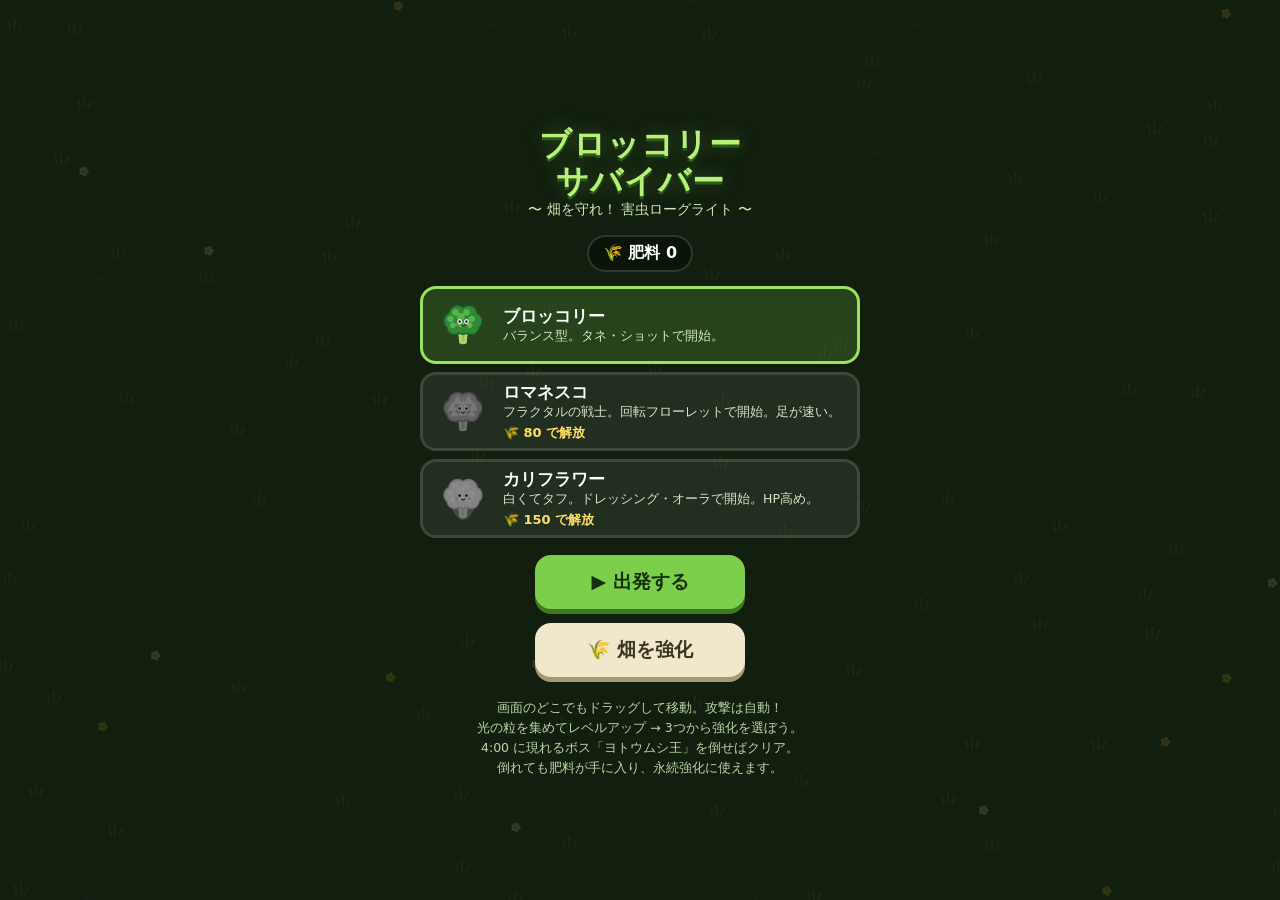
<file: index.html>
<!doctype html>
<html lang="ja">
<head>
<meta charset="utf-8">
<meta name="viewport" content="width=device-width, initial-scale=1">
<title>ゲームへ移動しています</title>
<!-- GitHub Pages で公開したとき、トップのアドレスから www/ のゲームへ移動する -->
<meta http-equiv="refresh" content="0; url=www/">
</head>
<body>
<p><a href="www/">ゲームを開く</a></p>
</body>
</html>
</file>
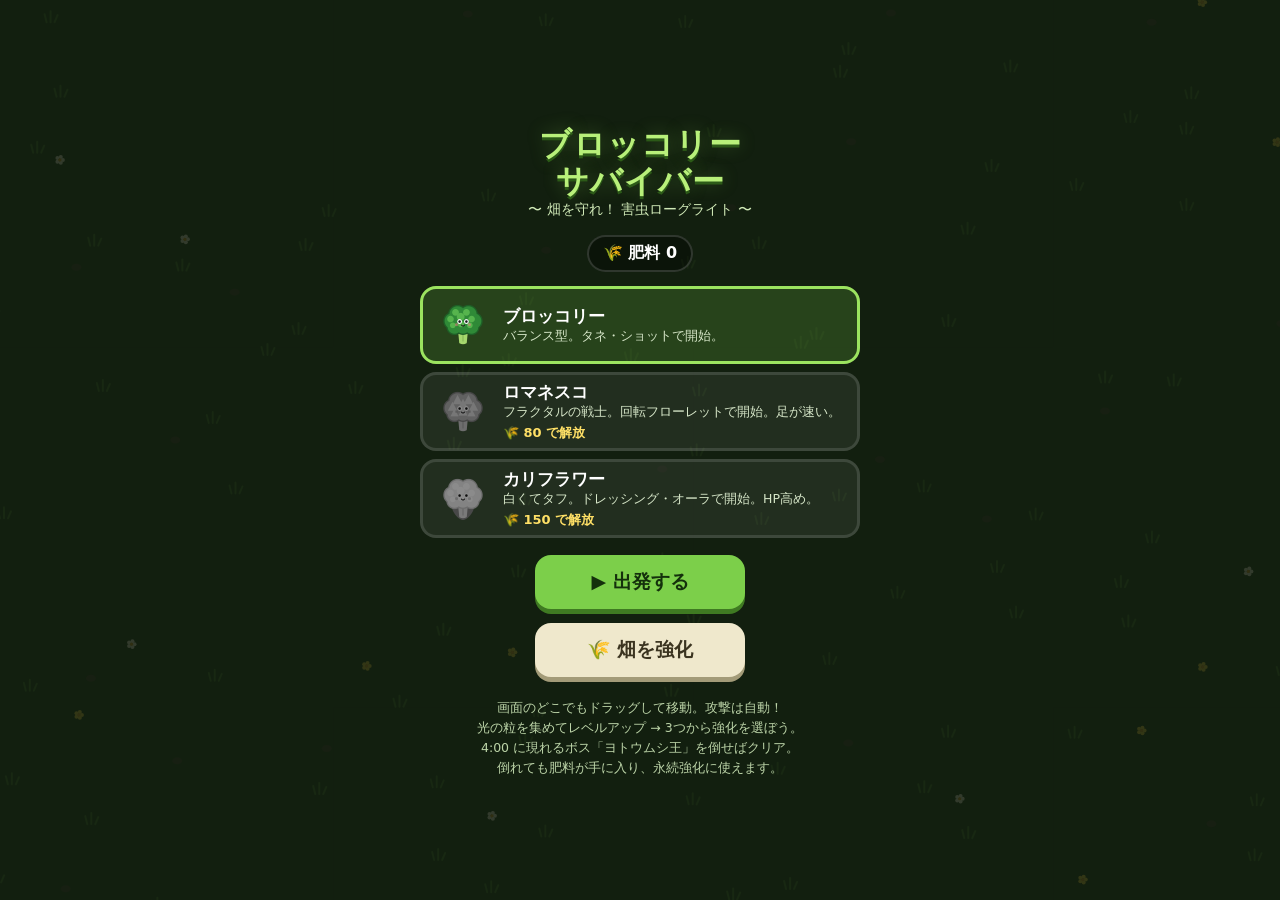
<file: www/index.html>
<!DOCTYPE html>
<html lang="ja">
<head>
<meta charset="utf-8">
<meta name="viewport" content="width=device-width,initial-scale=1,maximum-scale=1,user-scalable=no,viewport-fit=cover">
<meta name="apple-mobile-web-app-capable" content="yes">
<meta name="theme-color" content="#1b2a17">
<title>ブロッコリー・サバイバー</title>
<link rel="stylesheet" href="style.css">
</head>
<body>
<canvas id="c"></canvas>
<button id="pbtn" aria-label="一時停止">❚❚</button>

<!-- タイトル -->
<div class="ov show" id="title"><div class="in">
 <h1>ブロッコリー<br>サバイバー</h1>
 <div class="sub">〜 畑を守れ！ 害虫ローグライト 〜</div>
 <span class="pill">🌾 肥料 <span id="fert">0</span></span>
 <div id="best" class="sub" style="margin:6px 0 0"></div>
 <div id="chars"></div>
 <button class="btn" id="startBtn">▶ 出発する</button><br>
 <button class="btn alt" id="shopBtn">🌾 畑を強化</button>
 <div class="howto">画面のどこでもドラッグして移動。攻撃は自動！<br>光の粒を集めてレベルアップ → 3つから強化を選ぼう。<br>4:00 に現れるボス「ヨトウムシ王」を倒せばクリア。<br>倒れても肥料が手に入り、永続強化に使えます。</div>
</div></div>

<!-- ショップ -->
<div class="ov" id="shop"><div class="in">
 <h2>🌾 畑の強化</h2>
 <span class="pill">🌾 肥料 <span id="fert2">0</span></span>
 <div id="shopList"></div>
 <button class="btn alt" id="shopBack">もどる</button>
</div></div>

<!-- レベルアップ -->
<div class="ov" id="lvup"><div class="in">
 <h2>レベルアップ！</h2>
 <div id="choices"></div>
 <button class="btn alt small" id="reroll">🎲 リロール</button>
</div></div>

<!-- ポーズ -->
<div class="ov" id="pause"><div class="in">
 <h2>一時停止</h2>
 <div class="stats" id="pstats"></div>
 <button class="btn" id="resume">▶ つづける</button><br>
 <button class="btn alt" id="sfxBtn">🔊 効果音: ON</button><br>
 <button class="btn alt" id="giveup">あきらめる</button>
</div></div>

<!-- 結果 -->
<div class="ov" id="over"><div class="in">
 <h2 id="overTitle">しおれてしまった…</h2>
 <div class="stats" id="ostats"></div>
 <button class="btn" id="retry">もう一度</button><br>
 <button class="btn alt" id="toTitle">タイトルへ</button>
</div></div>
<script src="game.js"></script>
</body>
</html>
</file>
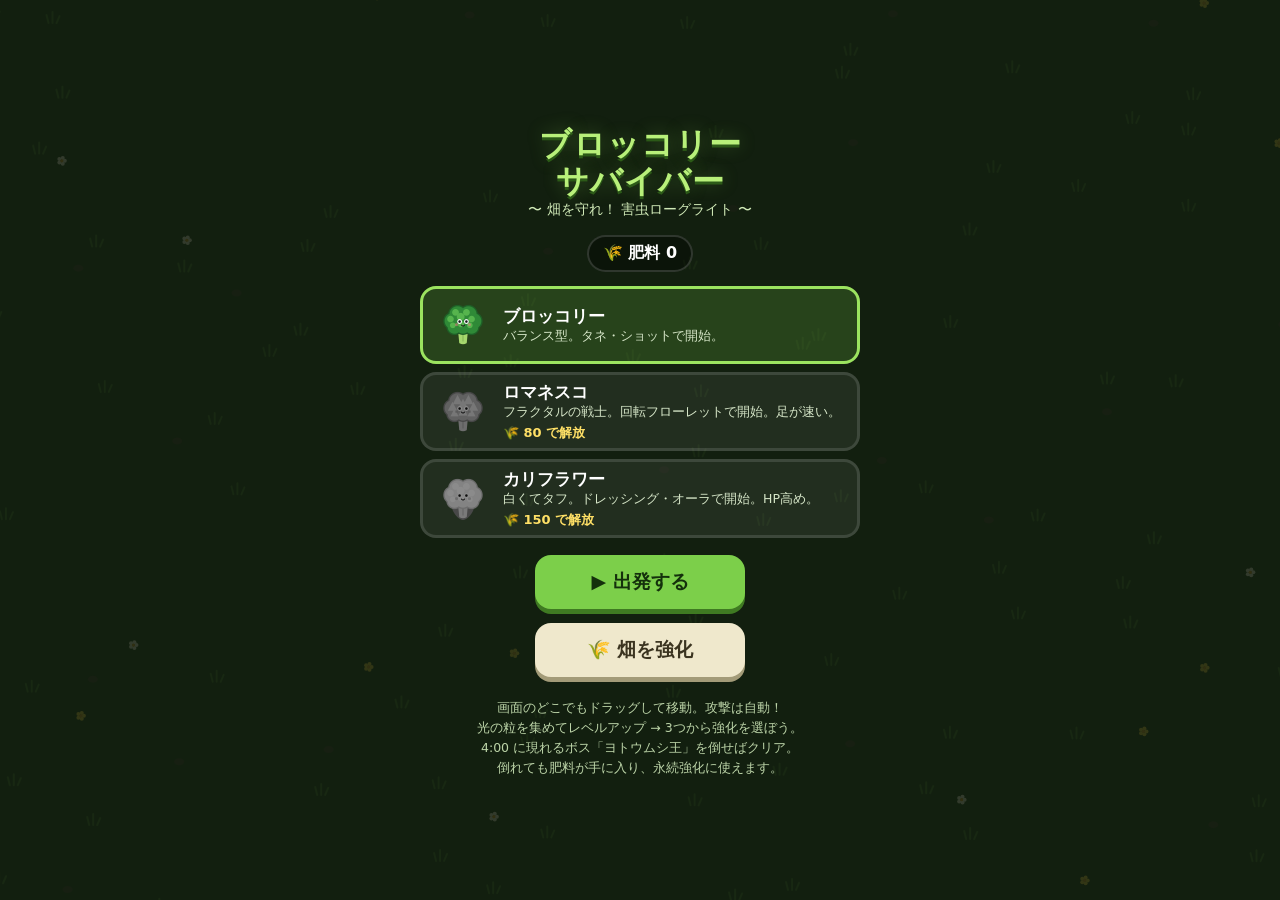
<file: import/broccoli_survivor.html>
<!DOCTYPE html>
<html lang="ja">
<head>
<meta charset="utf-8">
<meta name="viewport" content="width=device-width,initial-scale=1,maximum-scale=1,user-scalable=no,viewport-fit=cover">
<meta name="apple-mobile-web-app-capable" content="yes">
<meta name="theme-color" content="#1b2a17">
<title>ブロッコリー・サバイバー</title>
<style>
*{box-sizing:border-box;-webkit-tap-highlight-color:transparent;user-select:none;-webkit-user-select:none;-webkit-touch-callout:none}
html,body{margin:0;height:100%;overflow:hidden;background:#1b2a17;color:#fff;touch-action:none;overscroll-behavior:none;
 font-family:"Hiragino Maru Gothic ProN","Hiragino Sans","Noto Sans JP","Yu Gothic",system-ui,sans-serif}
canvas#c{display:block;position:fixed;inset:0;touch-action:none}
.ov{position:fixed;inset:0;display:none;flex-direction:column;align-items:center;justify-content:flex-start;
 padding:calc(env(safe-area-inset-top) + 16px) 14px calc(env(safe-area-inset-bottom) + 16px);
 background:rgba(14,24,11,.84);overflow-y:auto;z-index:10;touch-action:pan-y}
.ov.show{display:flex}
.in{margin:auto;width:100%;max-width:440px;text-align:center}
h1{font-size:32px;line-height:1.15;margin:4px 0 2px;color:#b8f07a;text-shadow:0 3px 0 #2c5a18,0 0 18px rgba(150,230,90,.35);letter-spacing:1px}
h2{font-size:28px;margin:6px 0 12px;color:#ffe066;text-shadow:0 3px 0 #6b4a00}
.sub{color:#cfe8b6;font-size:14px;margin-bottom:12px}
.btn{display:inline-block;background:#7ccf4a;color:#14300c;border:none;border-radius:16px;padding:14px 24px;font-size:19px;font-weight:800;
 box-shadow:0 5px 0 #3f7a22;margin:7px 4px;min-width:210px;font-family:inherit;cursor:pointer}
.btn:active{transform:translateY(3px);box-shadow:0 2px 0 #3f7a22}
.btn.alt{background:#efe8cc;color:#3b3420;box-shadow:0 5px 0 #a39b78}
.btn.small{min-width:0;padding:10px 16px;font-size:16px}
.pill{display:inline-block;background:rgba(0,0,0,.35);border:2px solid rgba(255,255,255,.15);border-radius:99px;padding:6px 14px;font-weight:800;margin:4px}
#chars{display:flex;flex-direction:column;gap:8px;margin:10px 0}
.ch{display:flex;align-items:center;gap:10px;text-align:left;background:rgba(255,255,255,.07);border:3px solid rgba(255,255,255,.12);
 border-radius:16px;padding:6px 10px;color:#fff;font-family:inherit;cursor:pointer}
.ch.sel{border-color:#9be35f;background:rgba(124,207,74,.2)}
.ch.lock canvas{filter:grayscale(1) brightness(.55)}
.ch canvas{flex:0 0 auto}
.cht b{font-size:17px;display:block}
.cht small{font-size:12.5px;color:#d6e6c8;display:block;line-height:1.35}
.cost{display:inline-block;margin-top:3px;font-size:13px;font-weight:800;color:#ffe066}
.shake{animation:sh .35s}
@keyframes sh{20%{transform:translateX(-6px)}40%{transform:translateX(6px)}60%{transform:translateX(-4px)}80%{transform:translateX(4px)}}
#choices{display:flex;flex-direction:column;gap:10px;margin:8px 0}
.card{display:flex;align-items:center;gap:12px;text-align:left;background:linear-gradient(#fff9e6,#f1e6c2);color:#2c2510;border:none;border-radius:18px;
 padding:12px 14px;box-shadow:0 5px 0 #b3a274;font-family:inherit;cursor:pointer;animation:pop .25s ease-out both}
.card:active{transform:translateY(3px);box-shadow:0 2px 0 #b3a274}
.card .ic{font-size:34px;width:46px;text-align:center;flex:0 0 auto}
.card .nm{font-weight:800;font-size:17px}
.card .lv{font-size:13px;background:#2f8a37;color:#fff;border-radius:8px;padding:1px 7px;margin-left:4px;vertical-align:2px}
.card .lv.new{background:#e2533a}
.card .ds{font-size:13.5px;color:#5a4e2c;margin-top:2px}
@keyframes pop{from{transform:scale(.85);opacity:0}to{transform:scale(1);opacity:1}}
.shop{display:flex;align-items:center;gap:10px;background:rgba(255,255,255,.07);border-radius:14px;padding:10px 12px;margin:8px 0;text-align:left}
.shop .ic{font-size:28px}
.shop .t{flex:1}
.shop .t b{display:block;font-size:16px}
.shop .t small{color:#d6e6c8;font-size:12.5px}
.dots{letter-spacing:2px;color:#9be35f;font-size:12px}
.stats{background:rgba(0,0,0,.3);border-radius:16px;padding:12px;margin:10px 0 14px;font-size:16px;line-height:1.9}
.stats b{color:#ffe066}
.howto{font-size:12.5px;color:#bcd4a8;margin-top:14px;line-height:1.6}
#pbtn{position:fixed;top:calc(env(safe-area-inset-top) + 16px);right:10px;width:44px;height:44px;border-radius:12px;background:rgba(0,0,0,.35);
 border:2px solid rgba(255,255,255,.3);color:#fff;font-size:18px;display:none;z-index:5;font-family:inherit}
</style>
</head>
<body>
<canvas id="c"></canvas>
<button id="pbtn" aria-label="一時停止">❚❚</button>

<!-- タイトル -->
<div class="ov show" id="title"><div class="in">
 <h1>ブロッコリー<br>サバイバー</h1>
 <div class="sub">〜 畑を守れ！ 害虫ローグライト 〜</div>
 <span class="pill">🌾 肥料 <span id="fert">0</span></span>
 <div id="best" class="sub" style="margin:6px 0 0"></div>
 <div id="chars"></div>
 <button class="btn" id="startBtn">▶ 出発する</button><br>
 <button class="btn alt" id="shopBtn">🌾 畑を強化</button>
 <div class="howto">画面のどこでもドラッグして移動。攻撃は自動！<br>光の粒を集めてレベルアップ → 3つから強化を選ぼう。<br>4:00 に現れるボス「ヨトウムシ王」を倒せばクリア。<br>倒れても肥料が手に入り、永続強化に使えます。</div>
</div></div>

<!-- ショップ -->
<div class="ov" id="shop"><div class="in">
 <h2>🌾 畑の強化</h2>
 <span class="pill">🌾 肥料 <span id="fert2">0</span></span>
 <div id="shopList"></div>
 <button class="btn alt" id="shopBack">もどる</button>
</div></div>

<!-- レベルアップ -->
<div class="ov" id="lvup"><div class="in">
 <h2>レベルアップ！</h2>
 <div id="choices"></div>
 <button class="btn alt small" id="reroll">🎲 リロール</button>
</div></div>

<!-- ポーズ -->
<div class="ov" id="pause"><div class="in">
 <h2>一時停止</h2>
 <div class="stats" id="pstats"></div>
 <button class="btn" id="resume">▶ つづける</button><br>
 <button class="btn alt" id="sfxBtn">🔊 効果音: ON</button><br>
 <button class="btn alt" id="giveup">あきらめる</button>
</div></div>

<!-- 結果 -->
<div class="ov" id="over"><div class="in">
 <h2 id="overTitle">しおれてしまった…</h2>
 <div class="stats" id="ostats"></div>
 <button class="btn" id="retry">もう一度</button><br>
 <button class="btn alt" id="toTitle">タイトルへ</button>
</div></div>

<script>
"use strict";
// ================= 基本 =================
const $=s=>document.querySelector(s);
const cv=$('#c'),ctx=cv.getContext('2d');
let W=0,H=0,DPR=1,SAT=0,SAB=0;
const saT=document.createElement('div');saT.style.cssText='position:fixed;top:0;left:0;width:1px;height:env(safe-area-inset-top);visibility:hidden;pointer-events:none';document.body.appendChild(saT);
const saB=document.createElement('div');saB.style.cssText='position:fixed;bottom:0;left:0;width:1px;height:env(safe-area-inset-bottom);visibility:hidden;pointer-events:none';document.body.appendChild(saB);
function resize(){DPR=Math.min(2,window.devicePixelRatio||1);W=innerWidth;H=innerHeight;cv.width=W*DPR;cv.height=H*DPR;
 cv.style.width=W+'px';cv.style.height=H+'px';ctx.setTransform(DPR,0,0,DPR,0,0);
 SAT=saT.getBoundingClientRect().height||0;SAB=saB.getBoundingClientRect().height||0;}
addEventListener('resize',resize);resize();
const rand=(a,b)=>a+Math.random()*(b-a);
const TAU=Math.PI*2;
const fmt=s=>{s=Math.floor(s);return Math.floor(s/60)+':'+String(s%60).padStart(2,'0');};
function show(id){$('#'+id).classList.add('show');}
function hide(id){$('#'+id).classList.remove('show');}
function vib(ms){try{navigator.vibrate&&navigator.vibrate(ms)}catch(e){}}

// ================= セーブ =================
const SKEY='broccoli_survivor_v1';
const save={fert:0,best:0,clears:0,chars:['broc'],sel:'broc',sfx:true,up:{hp:0,dmg:0,spd:0,magnet:0,reroll:0}};
try{const s=JSON.parse(localStorage.getItem(SKEY));if(s){const up=Object.assign({},save.up,s.up||{});Object.assign(save,s);save.up=up;}}catch(e){}
function persist(){try{localStorage.setItem(SKEY,JSON.stringify(save))}catch(e){}}

// ================= 効果音 =================
let AC=null,lastPop=0,lastPick=0;
function initAudio(){try{if(!AC)AC=new (window.AudioContext||window.webkitAudioContext)();if(AC.state==='suspended')AC.resume();}catch(e){}}
function sfx(type){if(!save.sfx||!AC)return;try{const n=AC.currentTime;
 if(type==='pop'){if(n-lastPop<0.06)return;lastPop=n;}
 if(type==='pick'){if(n-lastPick<0.04)return;lastPick=n;}
 const P={pop:['square',520,180,.07,.04],hurt:['sawtooth',220,70,.22,.12],lvl:['triangle',440,990,.3,.12],pick:['sine',900,1400,.05,.03],boom:['sawtooth',140,40,.3,.08],win:['triangle',523,1046,.6,.14]}[type];
 const o=AC.createOscillator(),g=AC.createGain();o.type=P[0];o.frequency.setValueAtTime(P[1],n);o.frequency.exponentialRampToValueAtTime(P[2],n+P[3]);
 g.gain.setValueAtTime(P[4],n);g.gain.exponentialRampToValueAtTime(0.0001,n+P[3]);o.connect(g);g.connect(AC.destination);o.start(n);o.stop(n+P[3]+.02);}catch(e){}}

// ================= データ =================
const CHARS=[
 {id:'broc',name:'ブロッコリー',desc:'バランス型。タネ・ショットで開始。',weapon:'seed',hp:100,spd:1,cost:0},
 {id:'roma',name:'ロマネスコ',desc:'フラクタルの戦士。回転フローレットで開始。足が速い。',weapon:'orbit',hp:85,spd:1.12,cost:80},
 {id:'cauli',name:'カリフラワー',desc:'白くてタフ。ドレッシング・オーラで開始。HP高め。',weapon:'aura',hp:140,spd:.92,cost:150},
];
const WDEF={
 seed:{name:'タネ・ショット',icon:'🌱'},
 orbit:{name:'回転フローレット',icon:'🥦'},
 aura:{name:'ドレッシング・オーラ',icon:'🫧'},
 bomb:{name:'房バクダン',icon:'💣'},
 leaf:{name:'葉っぱブーメラン',icon:'🍃'},
};
const WMAX=6;
const WS={
 seed:l=>({cd:[.6,.52,.5,.42,.4,.32][l-1],n:[1,1,2,2,3,4][l-1],dmg:[11,14,14,17,18,22][l-1],pierce:l>=5?2:1}),
 orbit:l=>({n:[1,2,2,3,4,5][l-1],dmg:[8,9,13,14,16,20][l-1],R:[58,60,70,72,76,80][l-1],sp:l>=6?4.3:3.2}),
 aura:l=>({R:[55,65,75,85,95,110][l-1],dmg:[4,6,8,10,12,15][l-1],slow:[.75,.72,.68,.62,.6,.55][l-1]}),
 bomb:l=>({cd:[3,2.8,2.6,2.4,2,1.8][l-1],n:[1,1,1,2,2,3][l-1],dmg:[25,30,40,45,55,65][l-1],R:[55,68,72,78,85,95][l-1]}),
 leaf:l=>({cd:[2,1.8,1.7,1.5,1.4,1.2][l-1],n:[1,1,2,2,3,4][l-1],dmg:[14,20,22,24,28,34][l-1],sp:[430,450,460,520,540,560][l-1]}),
};
const WDESC={
 seed:['近くの敵にタネを連射','ダメージ↑ 連射↑','タネ+1','ダメージ↑ 連射↑','タネ+1 貫通+1','タネ+1 大幅強化'],
 orbit:['まわりを回るフローレットで攻撃','フローレット+1','ダメージ↑ 範囲↑','フローレット+1','フローレット+1','フローレット+1 回転↑'],
 aura:['近くの敵にダメージ＆減速','範囲↑ ダメージ↑','範囲↑ ダメージ↑','範囲↑ 減速↑','範囲↑ ダメージ↑','最大強化'],
 bomb:['敵の群れに房バクダンを投げる','爆発範囲↑','ダメージ↑','2個投げる','クールダウン↓','3個投げる'],
 leaf:['敵を貫通する葉っぱブーメラン','ダメージ↑','葉っぱ+1','スピード↑','葉っぱ+1','葉っぱ+1 ダメージ↑'],
};
const PDEF={
 hp:{name:'たっぷりの水',icon:'💧',max:5,desc:'最大HP+20（その分回復）'},
 spd:{name:'しなやかな茎',icon:'💨',max:5,desc:'移動速度+10%'},
 dmg:{name:'有機肥料',icon:'🧪',max:5,desc:'すべてのダメージ+12%'},
 cd:{name:'光合成',icon:'☀️',max:5,desc:'クールダウン-8%'},
 magnet:{name:'ミツバチの友',icon:'🐝',max:5,desc:'光の粒の吸い寄せ範囲+30%'},
 regen:{name:'朝露',icon:'🌙',max:5,desc:'毎秒HPが0.4回復'},
 armor:{name:'かたい茎',icon:'🛡️',max:5,desc:'受けるダメージ-1'},
};
const UPG={
 hp:{name:'丈夫な根',icon:'🌳',desc:'最大HP+10',max:5,base:15},
 dmg:{name:'栄養たっぷり',icon:'🧪',desc:'ダメージ+5%',max:5,base:20},
 spd:{name:'すばやい足',icon:'💨',desc:'移動速度+4%',max:5,base:15},
 magnet:{name:'甘い香り',icon:'🐝',desc:'吸い寄せ範囲+15%',max:3,base:20},
 reroll:{name:'種の袋',icon:'🎲',desc:'レベルアップ時のリロール+1',max:3,base:30},
};
const ETYPES={
 aphid:{r:9,hp:8,spd:72,dmg:6,xp:1,col:'#c3e24c'},
 cater:{r:12,hp:26,spd:52,dmg:10,xp:2,col:'#86cc45'},
 beetle:{r:11,hp:20,spd:85,dmg:8,xp:2,col:'#2f9f94'},
 slug:{r:16,hp:70,spd:32,dmg:14,xp:4,col:'#c99d72'},
 boss:{r:42,hp:2000,spd:48,dmg:25,xp:60,col:'#8a5a2b'},
};

// ================= 状態 =================
let state='title',G=null,P=null;
const xpNeed=l=>Math.floor(3+l*2+l*l*0.18);

function recalc(init){
 const ch=G.ch,p=G.p,u=save.up,old=P.maxHp||0;
 P.maxHp=ch.hp+u.hp*10+(p.hp||0)*20;
 P.spd=150*ch.spd*(1+.04*u.spd)*(1+.1*(p.spd||0));
 P.dmgMul=(1+.05*u.dmg)*(1+.12*(p.dmg||0));
 P.cdMul=Math.pow(.92,p.cd||0);
 P.magnet=85*(1+.15*u.magnet)*(1+.3*(p.magnet||0));
 P.regen=.4*(p.regen||0);
 P.armor=p.armor||0;
 if(!init&&P.maxHp>old)P.hp+=P.maxHp-old;
}

function startRun(){
 initAudio();
 const ch=CHARS.find(c=>c.id===save.sel)||CHARS[0];
 G={time:0,ch,en:[],bul:[],gems:[],items:[],parts:[],txt:[],fx:[],orb:[],w:{},p:{},kills:0,spawnT:0,pendingLv:0,
  rerolls:save.up.reroll,nid:1,ev:{},shake:0,banner:null,boss:null,endT:-1,win:false};
 P={x:0,y:0,r:16,hp:0,maxHp:0,lvl:1,xp:0,next:xpNeed(1),invT:0,face:0,moving:false};
 G.w[ch.weapon]={lv:1,t:.3,tick:0};
 recalc(true);P.hp=P.maxHp;
 ['title','shop','over','pause','lvup'].forEach(hide);
 $('#pbtn').style.display='block';
 joy.active=false;state='play';last=performance.now();
}

// ================= 入力 =================
const joy={active:false,id:null,ox:0,oy:0,x:0,y:0,mouse:false};
const keys={};
cv.addEventListener('touchstart',e=>{e.preventDefault();if(state!=='play'||joy.active)return;const t=e.changedTouches[0];
 joy.active=true;joy.id=t.identifier;joy.ox=joy.x=t.clientX;joy.oy=joy.y=t.clientY;},{passive:false});
cv.addEventListener('touchmove',e=>{e.preventDefault();for(const t of e.changedTouches)if(t.identifier===joy.id){joy.x=t.clientX;joy.y=t.clientY;}},{passive:false});
const tend=e=>{for(const t of e.changedTouches)if(t.identifier===joy.id){joy.active=false;joy.id=null;}};
cv.addEventListener('touchend',tend);cv.addEventListener('touchcancel',tend);
cv.addEventListener('mousedown',e=>{if(state!=='play')return;joy.active=true;joy.mouse=true;joy.ox=joy.x=e.clientX;joy.oy=joy.y=e.clientY;});
addEventListener('mousemove',e=>{if(joy.mouse){joy.x=e.clientX;joy.y=e.clientY;}});
addEventListener('mouseup',()=>{if(joy.mouse){joy.active=false;joy.mouse=false;}});
addEventListener('keydown',e=>{keys[e.key.toLowerCase()]=true;if(e.key==='Escape'&&state==='play')pauseGame();});
addEventListener('keyup',e=>{keys[e.key.toLowerCase()]=false;});
document.addEventListener('gesturestart',e=>e.preventDefault());
document.addEventListener('visibilitychange',()=>{if(document.hidden&&state==='play')pauseGame();});

// ================= 空間グリッド =================
const CELL=64,grid=new Map();
const gk=(x,y)=>x*100003+y;
function buildGrid(){grid.clear();for(const e of G.en){if(e.dead)continue;const k=gk(Math.floor(e.x/CELL),Math.floor(e.y/CELL));let a=grid.get(k);if(!a){a=[];grid.set(k,a);}a.push(e);}}
function query(x,y,r){const out=[];r+=44;const x0=Math.floor((x-r)/CELL),x1=Math.floor((x+r)/CELL),y0=Math.floor((y-r)/CELL),y1=Math.floor((y+r)/CELL);
 for(let cx=x0;cx<=x1;cx++)for(let cy=y0;cy<=y1;cy++){const a=grid.get(gk(cx,cy));if(a)for(const e of a)if(!e.dead)out.push(e);}return out;}

// ================= 敵 =================
function spawnR(){return Math.hypot(W,H)/2+50;}
function spawnEnemy(type,x,y){
 const d=ETYPES[type],sc=type==='boss'?1:1+G.time/110;
 if(x==null){const a=Math.random()*TAU,R=spawnR();x=P.x+Math.cos(a)*R;y=P.y+Math.sin(a)*R;}
 const e={id:G.nid++,type,x,y,r:d.r,hp:d.hp*sc,spd:d.spd*rand(.9,1.1),dmg:d.dmg*(1+G.time/300),xp:d.xp,col:d.col,
  ang:0,flash:0,oh:0,kx:0,ky:0,slow:1,st:rand(1,3),dash:0,warn:0,dang:0};
 e.maxHp=e.hp;G.en.push(e);return e;
}
function makeElite(e){e.r*=1.7;e.hp*=12;e.maxHp=e.hp;e.xp*=6;e.elite=true;e.spd*=1.1;}

function spawner(dt){
 const t=G.time;
 if(t>=100&&!G.ev.e1){G.ev.e1=1;makeElite(spawnEnemy('slug'));banner('強いナメクジが来た！');}
 if(t>=190&&!G.ev.e2){G.ev.e2=1;makeElite(spawnEnemy('cater'));makeElite(spawnEnemy('beetle'));banner('強敵が2体！');}
 for(const s of [55,125,175]){if(t>=s&&!G.ev['s'+s]){G.ev['s'+s]=1;const n=18,R=spawnR()*.85,ty=s>150?'beetle':'aphid';
  for(let i=0;i<n;i++){const a=i/n*TAU;spawnEnemy(ty,P.x+Math.cos(a)*R,P.y+Math.sin(a)*R);}banner('囲まれた！');}}
 if(t>=240&&!G.ev.boss){G.ev.boss=1;const e=spawnEnemy('boss');e.maxHp=e.hp;G.boss=e;banner('👑 ヨトウムシ王 出現！',3);vib([60,40,60]);}
 G.spawnT-=dt;
 if(G.spawnT<=0){
  let rate=.9+t/24;if(G.boss)rate*=.45;
  G.spawnT=1/rate;
  if(G.en.length>=230)return;
  const r=Math.random();let ty='aphid';
  if(t<30)ty='aphid';
  else if(t<75)ty=r<.7?'aphid':'cater';
  else if(t<130)ty=r<.45?'aphid':r<.75?'cater':'beetle';
  else ty=r<.35?'aphid':r<.6?'cater':r<.8?'beetle':'slug';
  spawnEnemy(ty);
 }
}

function damageEnemy(e,d,nx,ny,kb){
 if(e.dead)return;d*=P.dmgMul*rand(.9,1.1);e.hp-=d;e.flash=.08;
 const k=e.type==='boss'?.08:e.elite?.3:1;e.kx+=nx*kb*k;e.ky+=ny*kb*k;
 if(G.txt.length<70)G.txt.push({x:e.x+rand(-6,6),y:e.y-e.r,v:Math.max(1,Math.round(d)),life:.6});
 if(e.hp<=0)killEnemy(e);
}
function killEnemy(e){
 e.dead=true;G.kills++;sfx('pop');
 for(let i=0;i<(e.boss||e.type==='boss'?40:6);i++)addPart(e.x,e.y,e.col,rand(60,200),rand(2,4));
 if(G.gems.length>350){G.gems[Math.floor(Math.random()*G.gems.length)].v+=e.xp;}
 else G.gems.push({x:e.x,y:e.y,v:e.xp,mag:false,sp:0});
 if(Math.random()<.012)G.items.push({x:e.x,y:e.y,kind:'heal',mag:false,sp:0});
 if(e.elite)G.items.push({x:e.x,y:e.y,kind:'chest',mag:false,sp:0});
 if(e.type==='boss'){G.boss=null;G.win=true;G.endT=2;banner('収穫成功！ 🎉',3);sfx('win');vib([80,50,120]);
  for(const o of G.en)if(!o.dead&&o!==e){o.dead=true;addPart(o.x,o.y,o.col,120,3);}}
}
function addPart(x,y,col,sp,r){if(G.parts.length>320)return;const a=Math.random()*TAU;G.parts.push({x,y,vx:Math.cos(a)*sp,vy:Math.sin(a)*sp,life:.45,max:.45,col,r});}
function banner(txt,d){G.banner={txt,t:d||2.2};}

// ================= 武器 =================
function nearestEnemy(maxD){let best=null,bd=maxD*maxD;for(const e of G.en){if(e.dead)continue;const dx=e.x-P.x,dy=e.y-P.y,d=dx*dx+dy*dy;if(d<bd){bd=d;best=e;}}return best;}
function updateWeapons(dt){
 G.orb.length=0;
 for(const k in G.w){
  const w=G.w[k],s=WS[k](w.lv);
  if(k==='seed'){w.t-=dt;if(w.t<=0){const bs=G.boss,tg=(bs&&Math.random()<.5&&Math.hypot(bs.x-P.x,bs.y-P.y)<430)?bs:nearestEnemy(430);
   if(tg){const a=Math.atan2(tg.y-P.y,tg.x-P.x);for(let i=0;i<s.n;i++){const aa=a+(i-(s.n-1)/2)*.14;
     G.bul.push({k:'seed',x:P.x,y:P.y,vx:Math.cos(aa)*400,vy:Math.sin(aa)*400,r:5,dmg:s.dmg,pierce:s.pierce,life:1.3,hit:new Set()});}
    w.t=s.cd*P.cdMul;}else w.t=.1;}}
  else if(k==='orbit'){w.t=(w.t||0)+dt*s.sp;
   for(let i=0;i<s.n;i++){const a=w.t+i/s.n*TAU,x=P.x+Math.cos(a)*s.R,y=P.y+Math.sin(a)*s.R;G.orb.push({x,y,a});
    for(const e of query(x,y,12)){if(e.oh>0)continue;const dx=e.x-x,dy=e.y-y;if(dx*dx+dy*dy<(e.r+11)**2){e.oh=.35;const d=Math.hypot(e.x-P.x,e.y-P.y)||1;damageEnemy(e,s.dmg,(e.x-P.x)/d,(e.y-P.y)/d,220);}}}}
  else if(k==='aura'){w.tick-=dt;const hit=w.tick<=0;if(hit)w.tick=.45;w.R=s.R;
   for(const e of query(P.x,P.y,s.R)){const dx=e.x-P.x,dy=e.y-P.y,d=Math.hypot(dx,dy);if(d<s.R+e.r){e.slow=Math.min(e.slow,s.slow);if(hit)damageEnemy(e,s.dmg,dx/(d||1),dy/(d||1),60);}}}
  else if(k==='bomb'){w.t-=dt;if(w.t<=0){const c=G.en.filter(e=>!e.dead&&Math.abs(e.x-P.x)<W/2+20&&Math.abs(e.y-P.y)<H/2+20);
   if(c.length){for(let i=0;i<s.n;i++){const tg=c[Math.floor(Math.random()*c.length)];
     G.bul.push({k:'bomb',sx:P.x,sy:P.y,tx:tg.x+rand(-15,15),ty:tg.y+rand(-15,15),t:-i*.12,dur:.55,R:s.R,dmg:s.dmg,x:P.x,y:P.y});}
    w.t=s.cd*P.cdMul;}else w.t=.2;}}
  else if(k==='leaf'){w.t-=dt;if(w.t<=0){const tg=nearestEnemy(500);const base=tg?Math.atan2(tg.y-P.y,tg.x-P.x):P.face;
   for(let i=0;i<s.n;i++){const a=base+i/s.n*TAU;G.bul.push({k:'leaf',x:P.x,y:P.y,dx:Math.cos(a),dy:Math.sin(a),sp:s.sp,dmg:s.dmg,t:0,rot:0,ret:false,hm:new Map()});}
   w.t=s.cd*P.cdMul;}}
 }
}
function updateBullets(dt){
 for(const b of G.bul){
  if(b.k==='seed'){b.x+=b.vx*dt;b.y+=b.vy*dt;b.life-=dt;if(b.life<=0){b.dead=true;continue;}
   for(const e of query(b.x,b.y,b.r)){if(b.hit.has(e.id))continue;const dx=e.x-b.x,dy=e.y-b.y;
    if(dx*dx+dy*dy<(e.r+b.r)**2){b.hit.add(e.id);damageEnemy(e,b.dmg,b.vx/400,b.vy/400,90);if(--b.pierce<=0){b.dead=true;break;}}}}
  else if(b.k==='leaf'){b.t+=dt;b.rot+=dt*16;b.sp-=760*dt;
   if(b.sp>0){b.x+=b.dx*b.sp*dt;b.y+=b.dy*b.sp*dt;}
   else{const dx=P.x-b.x,dy=P.y-b.y,d=Math.hypot(dx,dy)||1,v=Math.min(650,-b.sp+80);b.x+=dx/d*v*dt;b.y+=dy/d*v*dt;if(d<22||b.t>4){b.dead=true;continue;}}
   for(const e of query(b.x,b.y,12)){const lt=b.hm.get(e.id);if(lt!=null&&G.time-lt<.4)continue;const dx=e.x-b.x,dy=e.y-b.y;
    if(dx*dx+dy*dy<(e.r+12)**2){b.hm.set(e.id,G.time);const d=Math.hypot(dx,dy)||1;damageEnemy(e,b.dmg,dx/d,dy/d,140);}}}
  else if(b.k==='bomb'){b.t+=dt;if(b.t<0){b.x=P.x;b.y=P.y;b.sx=P.x;b.sy=P.y;continue;}const f=Math.min(1,b.t/b.dur);
   b.x=b.sx+(b.tx-b.sx)*f;b.y=b.sy+(b.ty-b.sy)*f-Math.sin(Math.PI*f)*70;
   if(f>=1){b.dead=true;sfx('boom');G.shake=Math.max(G.shake,4);G.fx.push({x:b.tx,y:b.ty,R:b.R,life:.35,max:.35});
    for(let i=0;i<14;i++)addPart(b.tx,b.ty,i%2?'#7ccf4a':'#ffe066',rand(80,260),rand(2,5));
    for(const e of query(b.tx,b.ty,b.R)){const dx=e.x-b.tx,dy=e.y-b.ty,d=Math.hypot(dx,dy);if(d<b.R+e.r)damageEnemy(e,b.dmg,dx/(d||1),dy/(d||1),260);}}}
 }
 G.bul=G.bul.filter(b=>!b.dead);
}

// ================= 更新 =================
function update(dt){
 G.time+=dt;
 // 入力
 let ix=0,iy=0;
 if(joy.active){let dx=joy.x-joy.ox,dy=joy.y-joy.oy,l=Math.hypot(dx,dy);
  if(l>60){joy.ox=joy.x-dx/l*60;joy.oy=joy.y-dy/l*60;dx=joy.x-joy.ox;dy=joy.y-joy.oy;l=60;}
  if(l>6){const m=Math.min(1,l/45);ix=dx/l*m;iy=dy/l*m;}}
 if(keys['a']||keys['arrowleft'])ix-=1;if(keys['d']||keys['arrowright'])ix+=1;
 if(keys['w']||keys['arrowup'])iy-=1;if(keys['s']||keys['arrowdown'])iy+=1;
 const il=Math.hypot(ix,iy);if(il>1){ix/=il;iy/=il;}
 P.moving=il>.05;if(P.moving)P.face=Math.atan2(iy,ix);
 P.x+=ix*P.spd*dt;P.y+=iy*P.spd*dt;
 if(P.invT>0)P.invT-=dt;
 if(P.regen>0&&P.hp>0)P.hp=Math.min(P.maxHp,P.hp+P.regen*dt);

 if(!G.win)spawner(dt);
 // 敵の移動
 const kd=Math.pow(.0005,dt),far=spawnR()*1.6;
 for(const e of G.en){
  if(e.dead)continue;
  let dx=P.x-e.x,dy=P.y-e.y,d=Math.hypot(dx,dy)||1;
  if(d>far&&!e.elite&&e.type!=='boss'){const a=Math.random()*TAU,R=spawnR();e.x=P.x+Math.cos(a)*R;e.y=P.y+Math.sin(a)*R;continue;}
  e.ang=Math.atan2(dy,dx);let sp=e.spd*e.slow,ang=e.ang;e.slow=1;
  if(e.type==='beetle'){e.st-=dt;if(e.st<=0){e.dash=.45;e.st=rand(2,3.2);}if(e.dash>0){e.dash-=dt;sp*=2.8;}}
  if(e.type==='boss'){e.st-=dt;
   if(e.warn>0){e.warn-=dt;sp=0;if(e.warn<=0){e.dash=.9;e.dang=e.ang;}}
   else if(e.dash>0){e.dash-=dt;sp=e.spd*4.6;ang=e.dang;}
   else if(e.st<=0){e.warn=.7;e.st=4.5;for(let i=0;i<5;i++)spawnEnemy('aphid',e.x+rand(-70,70),e.y+rand(-70,70));}}
  e.x+=(Math.cos(ang)*sp+e.kx)*dt;e.y+=(Math.sin(ang)*sp+e.ky)*dt;e.kx*=kd;e.ky*=kd;
  if(e.flash>0)e.flash-=dt;if(e.oh>0)e.oh-=dt;
  // 接触
  if(d<P.r+e.r*.85&&P.invT<=0&&P.hp>0&&!G.win){
   P.hp-=Math.max(1,e.dmg-P.armor);P.invT=.5;G.shake=7;sfx('hurt');vib(35);
   for(let i=0;i<6;i++)addPart(P.x,P.y,'#e2533a',150,3);
  }
 }
 buildGrid();
 // 押し合い
 for(const e of G.en){if(e.dead)continue;for(const o of query(e.x,e.y,e.r)){if(o.id<=e.id)continue;
  const dx=o.x-e.x,dy=o.y-e.y,m=e.r+o.r,d2=dx*dx+dy*dy;if(d2<m*m&&d2>.01){const d=Math.sqrt(d2),p=(m-d)*.5,nx=dx/d,ny=dy/d,wt=o.r/(e.r+o.r);
   e.x-=nx*p*wt;e.y-=ny*p*wt;o.x+=nx*p*(1-wt);o.y+=ny*p*(1-wt);}}}
 updateWeapons(dt);
 updateBullets(dt);
 G.en=G.en.filter(e=>!e.dead);
 // 光の粒
 const mg=P.magnet;
 for(const g of G.gems){const dx=P.x-g.x,dy=P.y-g.y,d=Math.hypot(dx,dy);
  if(!g.mag&&d<mg)g.mag=true;
  if(g.mag||G.win){g.sp=Math.min(900,g.sp+1400*dt);g.x+=dx/(d||1)*g.sp*dt;g.y+=dy/(d||1)*g.sp*dt;
   if(d<P.r+8){g.dead=true;addXp(g.v);sfx('pick');}}}
 G.gems=G.gems.filter(g=>!g.dead);
 for(const it of G.items){const dx=P.x-it.x,dy=P.y-it.y,d=Math.hypot(dx,dy);
  if(!it.mag&&d<mg)it.mag=true;
  if(it.mag){it.sp=Math.min(700,it.sp+1000*dt);it.x+=dx/(d||1)*it.sp*dt;it.y+=dy/(d||1)*it.sp*dt;}
  if(d<P.r+12){it.dead=true;
   if(it.kind==='heal'){P.hp=Math.min(P.maxHp,P.hp+25);G.txt.push({x:P.x,y:P.y-24,v:'+25',life:.9,col:'#7fd3ff'});sfx('pick');}
   else{G.pendingLv++;banner('宝箱！ ボーナス強化');sfx('lvl');}}}
 G.items=G.items.filter(i=>!i.dead);
 // 演出
 for(const p of G.parts){p.x+=p.vx*dt;p.y+=p.vy*dt;p.vx*=.9;p.vy*=.9;p.life-=dt;}
 G.parts=G.parts.filter(p=>p.life>0);
 for(const t of G.txt){t.y-=40*dt;t.life-=dt;}G.txt=G.txt.filter(t=>t.life>0);
 for(const f of G.fx)f.life-=dt;G.fx=G.fx.filter(f=>f.life>0);
 if(G.banner){G.banner.t-=dt;if(G.banner.t<=0)G.banner=null;}
 G.shake=Math.max(0,G.shake-dt*30);

 if(P.hp<=0){P.hp=0;gameOver(false);return;}
 if(G.win){G.endT-=dt;if(G.endT<=0){gameOver(true);return;}}
 if(G.pendingLv>0)openLevelUp();
}
function addXp(v){P.xp+=v;while(P.xp>=P.next){P.xp-=P.next;P.lvl++;P.next=xpNeed(P.lvl);G.pendingLv++;}}

// ================= レベルアップ =================
function shuffle(a){for(let i=a.length-1;i>0;i--){const j=Math.floor(Math.random()*(i+1));[a[i],a[j]]=[a[j],a[i]];}return a;}
function buildChoices(){
 const o=[],wc=Object.keys(G.w).length,pc=Object.keys(G.p).length;
 for(const k in WDEF){const c=G.w[k];if(c){if(c.lv<WMAX)o.push({kind:'w',k,lv:c.lv+1,wt:1.4});}else if(wc<4)o.push({kind:'w',k,lv:1,wt:1});}
 for(const k in PDEF){const c=G.p[k]||0;if(c){if(c<PDEF[k].max)o.push({kind:'p',k,lv:c+1,wt:1.1});}else if(pc<5)o.push({kind:'p',k,lv:1,wt:.9});}
 const pick=[];
 while(pick.length<3&&o.length){let tot=o.reduce((s,x)=>s+x.wt,0),r=Math.random()*tot,i=0;for(;i<o.length;i++){r-=o[i].wt;if(r<=0)break;}pick.push(o.splice(Math.min(i,o.length-1),1)[0]);}
 if(!pick.length)pick.push({kind:'heal'},{kind:'fert'});
 return pick;
}
function openLevelUp(){
 G.pendingLv--;state='levelup';joy.active=false;joy.mouse=false;sfx('lvl');
 G.choices=buildChoices();renderChoices();show('lvup');
}
function renderChoices(){
 const box=$('#choices');box.innerHTML='';box.style.pointerEvents='none';
 G.choices.forEach((o,i)=>{
  let ic,nm,lv,ds;
  if(o.kind==='w'){ic=WDEF[o.k].icon;nm=WDEF[o.k].name;lv=o.lv===1?'<span class="lv new">NEW</span>':`<span class="lv">Lv${o.lv}</span>`;ds=WDESC[o.k][o.lv-1];}
  else if(o.kind==='p'){ic=PDEF[o.k].icon;nm=PDEF[o.k].name;lv=o.lv===1?'<span class="lv new">NEW</span>':`<span class="lv">Lv${o.lv}</span>`;ds=PDEF[o.k].desc;}
  else if(o.kind==='heal'){ic='🍅';nm='完熟トマト';lv='';ds='HPを50回復';}
  else{ic='🌾';nm='肥料のふくろ';lv='';ds='ラン終了時の肥料+10';}
  const b=document.createElement('button');b.className='card';b.style.animationDelay=(i*.06)+'s';
  b.innerHTML=`<div class="ic">${ic}</div><div><div class="nm">${nm}${lv}</div><div class="ds">${ds}</div></div>`;
  b.onclick=()=>choose(o);box.appendChild(b);
 });
 setTimeout(()=>box.style.pointerEvents='',350);
 const rb=$('#reroll');rb.style.display=G.rerolls>0?'':'none';rb.textContent=`🎲 リロール（残り${G.rerolls}）`;
}
function choose(o){
 if(state!=='levelup')return;
 if(o.kind==='w'){if(G.w[o.k])G.w[o.k].lv=o.lv;else G.w[o.k]={lv:1,t:.2,tick:0};}
 else if(o.kind==='p'){G.p[o.k]=o.lv;recalc(false);}
 else if(o.kind==='heal')P.hp=Math.min(P.maxHp,P.hp+50);
 else G.bonusFert=(G.bonusFert||0)+10;
 hide('lvup');state='play';last=performance.now();
 if(G.pendingLv>0)openLevelUp();
}
$('#reroll').onclick=()=>{if(G&&G.rerolls>0&&state==='levelup'){G.rerolls--;G.choices=buildChoices();renderChoices();}};

// ================= ポーズ・終了 =================
function statsHTML(){
 const ws=Object.keys(G.w).map(k=>`${WDEF[k].icon}${G.w[k].lv}`).join(' ');
 const ps=Object.keys(G.p).map(k=>`${PDEF[k].icon}${G.p[k]}`).join(' ');
 return `⏱ 時間 <b>${fmt(G.time)}</b><br>⭐ レベル <b>${P.lvl}</b>　🐛 撃破 <b>${G.kills}</b><br>${ws}<br>${ps}`;
}
function pauseGame(){if(state!=='play')return;state='pause';joy.active=false;joy.mouse=false;$('#pstats').innerHTML=statsHTML();updSfxBtn();show('pause');}
function updSfxBtn(){$('#sfxBtn').textContent='🔊 効果音: '+(save.sfx?'ON':'OFF');}
$('#pbtn').onclick=pauseGame;
$('#resume').onclick=()=>{hide('pause');state='play';last=performance.now();};
$('#sfxBtn').onclick=()=>{save.sfx=!save.sfx;persist();updSfxBtn();initAudio();};
$('#giveup').onclick=()=>{hide('pause');gameOver(false);};
function gameOver(win){
 state='over';$('#pbtn').style.display='none';
 const f=Math.floor(G.kills/8+G.time/6+(win?60:0)+(G.bonusFert||0));
 save.fert+=f;save.best=Math.max(save.best||0,G.time);if(win)save.clears=(save.clears||0)+1;persist();
 $('#overTitle').textContent=win?'🎉 収穫成功！':'しおれてしまった…';
 $('#ostats').innerHTML=statsHTML()+`<br>🌾 獲得した肥料 <b>+${f}</b>`;
 setTimeout(()=>show('over'),win?0:500);
}
$('#retry').onclick=()=>startRun();
$('#toTitle').onclick=()=>{hide('over');G=null;state='title';renderTitle();show('title');};

// ================= タイトル・ショップ =================
function renderTitle(){
 $('#fert').textContent=save.fert;
 $('#best').textContent=save.best?`ベスト ${fmt(save.best)}`+(save.clears?` ・ クリア ${save.clears}回`:''):'';
 const box=$('#chars');box.innerHTML='';
 CHARS.forEach(ch=>{
  const owned=save.chars.includes(ch.id);
  const b=document.createElement('button');b.className='ch'+(save.sel===ch.id?' sel':'')+(owned?'':' lock');
  const c2=document.createElement('canvas');c2.width=120;c2.height=120;c2.style.width='60px';c2.style.height='60px';
  drawBroc(c2.getContext('2d'),60,64,34,ch.id,0,null);b.appendChild(c2);
  const tx=document.createElement('div');tx.className='cht';
  tx.innerHTML=`<b>${ch.name}</b><small>${ch.desc}</small>`+(owned?'':`<span class="cost">🌾 ${ch.cost} で解放</span>`);
  b.appendChild(tx);
  b.onclick=()=>{
   if(owned){save.sel=ch.id;persist();renderTitle();}
   else if(save.fert>=ch.cost){save.fert-=ch.cost;save.chars.push(ch.id);save.sel=ch.id;persist();renderTitle();}
   else{b.classList.remove('shake');void b.offsetWidth;b.classList.add('shake');}
  };
  box.appendChild(b);
 });
}
function renderShop(){
 $('#fert2').textContent=save.fert;const box=$('#shopList');box.innerHTML='';
 for(const k in UPG){const u=UPG[k],lv=save.up[k]||0,max=lv>=u.max,cost=u.base*(lv+1);
  const d=document.createElement('div');d.className='shop';
  d.innerHTML=`<div class="ic">${u.icon}</div><div class="t"><b>${u.name}</b><small>${u.desc}</small><div class="dots">${'●'.repeat(lv)}${'○'.repeat(u.max-lv)}</div></div>`;
  const b=document.createElement('button');b.className='btn small'+(max||save.fert<cost?' alt':'');b.textContent=max?'MAX':`🌾${cost}`;
  b.onclick=()=>{if(max)return;if(save.fert<cost){d.classList.remove('shake');void d.offsetWidth;d.classList.add('shake');return;}
   save.fert-=cost;save.up[k]=lv+1;persist();renderShop();};
  d.appendChild(b);box.appendChild(d);}
}
$('#startBtn').onclick=startRun;
$('#shopBtn').onclick=()=>{renderShop();hide('title');show('shop');};
$('#shopBack').onclick=()=>{hide('shop');renderTitle();show('title');};

// ================= 描画 =================
const PAL={broc:['#1f5e27','#2f8a37','#56b44d'],roma:['#5f9426','#8cc63f','#c2e874'],cauli:['#cfc6a3','#f4efdc','#fffef6']};
const FL=[[-.62,-.35,.46],[.62,-.35,.46],[-.32,-.74,.48],[.32,-.74,.48],[0,-.46,.55],[-.5,0,.4],[.5,0,.4],[0,-.06,.45]];
function circ(c,x,y,r){c.beginPath();c.arc(x,y,r,0,TAU);c.fill();}
function drawBroc(c,x,y,s,ch,t,look){
 c.save();c.translate(x,y);
 const sq=1+Math.sin(t*12)*.04;c.scale(1/sq,sq);
 if(ch==='cauli'){c.fillStyle='#4f9a3e';for(const sx of[-1,1]){c.save();c.rotate(sx*.6);c.beginPath();c.ellipse(sx*s*.55,s*.35,s*.28,s*.6,0,0,TAU);c.fill();c.restore();}}
 c.fillStyle=ch==='cauli'?'#d4e6ad':'#a6d86e';
 c.beginPath();c.moveTo(-s*.32,-s*.1);c.lineTo(s*.32,-s*.1);c.lineTo(s*.22,s*.95);c.quadraticCurveTo(0,s*1.08,-s*.22,s*.95);c.closePath();c.fill();
 c.strokeStyle='rgba(60,110,30,.35)';c.lineWidth=s*.06;c.beginPath();c.moveTo(0,s*.1);c.lineTo(0,s*.85);c.stroke();
 const p=PAL[ch];
 c.fillStyle=p[0];for(const f of FL)circ(c,f[0]*s,f[1]*s,f[2]*s+s*.08);
 c.fillStyle=p[1];for(const f of FL)circ(c,f[0]*s,f[1]*s,f[2]*s);
 c.fillStyle=p[2];
 if(ch==='roma'){for(const f of FL){const fx=f[0]*s,fy=f[1]*s,fr=f[2]*s;c.beginPath();c.moveTo(fx-fr*.6,fy+fr*.35);c.lineTo(fx,fy-fr*.8);c.lineTo(fx+fr*.6,fy+fr*.35);c.closePath();c.fill();}}
 else for(const f of FL)circ(c,f[0]*s-f[2]*s*.25,f[1]*s-f[2]*s*.25,f[2]*s*.42);
 const lx=look==null?0:Math.cos(look)*s*.06,ly=look==null?0:Math.sin(look)*s*.06;
 c.fillStyle='rgba(255,120,140,.45)';circ(c,-s*.38,-s*.14,s*.09);circ(c,s*.38,-s*.14,s*.09);
 c.fillStyle='#fff';circ(c,-s*.2,-s*.32,s*.14);circ(c,s*.2,-s*.32,s*.14);
 c.fillStyle='#1a1a1a';circ(c,-s*.2+lx,-s*.32+ly,s*.075);circ(c,s*.2+lx,-s*.32+ly,s*.075);
 c.strokeStyle='#1a1a1a';c.lineWidth=Math.max(1.2,s*.06);c.lineCap='round';c.beginPath();c.arc(0,-s*.16,s*.1,.15*Math.PI,.85*Math.PI);c.stroke();
 c.restore();
}
function drawEnemy(c,e,t){
 c.save();c.translate(e.x,e.y);
 if(e.elite||e.type==='boss'){c.fillStyle=e.type==='boss'&&e.warn>0?`rgba(255,60,40,${.35+.3*Math.sin(t*40)})`:'rgba(255,90,60,.22)';circ(c,0,0,e.r*1.35);}
 c.rotate(e.ang);
 const fl=e.flash>0,r=e.r,col=fl?'#fff':e.col;
 c.lineCap='round';
 if(e.type==='aphid'){
  c.strokeStyle='#4d5a1c';c.lineWidth=1.5;for(const s of[-1,1])for(let i=-1;i<=1;i++){c.beginPath();c.moveTo(i*r*.4,0);c.lineTo(i*r*.5+Math.sin(t*20+i)*2,s*r*1.15);c.stroke();}
  c.fillStyle=col;c.beginPath();c.ellipse(0,0,r*1.1,r*.85,0,0,TAU);c.fill();
  c.fillStyle='#222';circ(c,r*.7,-r*.35,r*.18);circ(c,r*.7,r*.35,r*.18);
 }else if(e.type==='cater'||e.type==='boss'){
  const n=e.type==='boss'?5:4;
  for(let i=n-1;i>=0;i--){const sx=-i*r*.85,sy=Math.sin(t*8-i)*r*.15,rr=r*(i===0?1:.92-.06*i);
   c.fillStyle=fl?'#fff':(i%2?shade(e.col,-18):e.col);circ(c,sx,sy,rr);}
  c.fillStyle='#fff';circ(c,r*.45,-r*.35,r*.24);circ(c,r*.45,r*.35,r*.24);
  c.fillStyle='#111';circ(c,r*.55,-r*.35,r*.12);circ(c,r*.55,r*.35,r*.12);
 }else if(e.type==='beetle'){
  c.strokeStyle='#123';c.lineWidth=2;for(const s of[-1,1])for(let i=-1;i<=1;i++){c.beginPath();c.moveTo(i*r*.5,0);c.lineTo(i*r*.7,s*r*1.25);c.stroke();}
  c.fillStyle=fl?'#fff':'#1d3b3a';circ(c,r*.95,0,r*.45);
  c.fillStyle=col;c.beginPath();c.ellipse(0,0,r*1.15,r,0,0,TAU);c.fill();
  c.strokeStyle='rgba(0,0,0,.4)';c.lineWidth=1.5;c.beginPath();c.moveTo(-r*1.1,0);c.lineTo(r*.6,0);c.stroke();
  c.fillStyle='rgba(255,255,255,.35)';c.beginPath();c.ellipse(-r*.2,-r*.45,r*.5,r*.2,0,0,TAU);c.fill();
 }else if(e.type==='slug'){
  c.strokeStyle=fl?'#fff':shade(e.col,-30);c.lineWidth=2;
  for(const s of[-1,1]){c.beginPath();c.moveTo(r*.9,s*r*.2);c.lineTo(r*1.55,s*r*.45);c.stroke();c.fillStyle='#222';circ(c,r*1.55,s*r*.45,2.5);}
  c.fillStyle=col;c.beginPath();c.ellipse(0,0,r*1.4,r*.75,0,0,TAU);c.fill();
  c.fillStyle='rgba(255,255,255,.25)';c.beginPath();c.ellipse(-r*.2,-r*.25,r*.8,r*.2,0,0,TAU);c.fill();
 }
 c.restore();
 if(e.type==='boss'){c.font=`${Math.round(e.r*.9)}px sans-serif`;c.textAlign='center';c.textBaseline='middle';c.fillText('👑',e.x,e.y-e.r-8);}
}
function shade(hex,amt){const n=parseInt(hex.slice(1),16);let r=(n>>16)+amt,g=((n>>8)&255)+amt,b=(n&255)+amt;
 r=Math.max(0,Math.min(255,r));g=Math.max(0,Math.min(255,g));b=Math.max(0,Math.min(255,b));return `rgb(${r},${g},${b})`;}
function hash(x,y){const s=Math.sin(x*127.1+y*311.7)*43758.5453;return s-Math.floor(s);}
function drawGround(c,cx,cy){
 const T=360;
 for(let gx=Math.floor(cx/T);gx<=Math.floor((cx+W)/T);gx++)for(let gy=Math.floor(cy/T);gy<=Math.floor((cy+H)/T);gy++){
  c.fillStyle=(gx+gy)&1?'#2b4224':'#2e4627';c.fillRect(gx*T,gy*T,T,T);}
 const S=70;
 for(let gx=Math.floor(cx/S)-1;gx<=Math.floor((cx+W)/S)+1;gx++)for(let gy=Math.floor(cy/S)-1;gy<=Math.floor((cy+H)/S)+1;gy++){
  const h=hash(gx,gy),h2=hash(gy+7,gx-3),x=gx*S+h2*S,y=gy*S+hash(gx+1,gy+9)*S;
  if(h<.38){c.strokeStyle='#4f7a3a';c.lineWidth=2;c.lineCap='round';c.beginPath();c.moveTo(x-4,y);c.lineTo(x-6,y-8);c.moveTo(x,y);c.lineTo(x,y-11);c.moveTo(x+4,y);c.lineTo(x+7,y-7);c.stroke();}
  else if(h<.48){c.fillStyle='#4a4436';c.beginPath();c.ellipse(x,y,5,3.5,0,0,TAU);c.fill();}
  else if(h<.53){c.fillStyle=h2<.5?'#f5f0d8':'#f3d34a';for(let i=0;i<5;i++)circ(c,x+Math.cos(i/5*TAU)*3,y+Math.sin(i/5*TAU)*3,2);c.fillStyle='#e8a83a';circ(c,x,y,1.6);}
 }
}
let titleT=0;
function render(now){
 const t=now/1000;
 ctx.setTransform(DPR,0,0,DPR,0,0);
 if(!G){titleT+=1/60;const cx=titleT*25,cy=titleT*12;ctx.save();ctx.translate(-cx,-cy);drawGround(ctx,cx,cy);ctx.restore();return;}
 const sx=G.shake?rand(-G.shake,G.shake):0,sy=G.shake?rand(-G.shake,G.shake):0;
 const camX=P.x-W/2+sx,camY=P.y-H/2+sy;
 ctx.save();ctx.translate(-camX,-camY);
 drawGround(ctx,camX,camY);
 // オーラ
 if(G.w.aura){const R=WS.aura(G.w.aura.lv).R;const gr=ctx.createRadialGradient(P.x,P.y,R*.2,P.x,P.y,R);
  gr.addColorStop(0,'rgba(255,245,200,.05)');gr.addColorStop(1,'rgba(255,240,180,.22)');ctx.fillStyle=gr;circ(ctx,P.x,P.y,R);
  ctx.strokeStyle='rgba(255,245,200,.45)';ctx.lineWidth=2;ctx.setLineDash([8,10]);ctx.lineDashOffset=-t*30;ctx.beginPath();ctx.arc(P.x,P.y,R,0,TAU);ctx.stroke();ctx.setLineDash([]);}
 // アイテム
 for(const g of G.gems){const s=g.v>=10?7:g.v>=3?5.5:4;ctx.fillStyle=g.v>=10?'rgba(255,120,200,.3)':g.v>=3?'rgba(255,170,60,.3)':'rgba(255,230,90,.3)';circ(ctx,g.x,g.y,s*1.9);
  ctx.fillStyle=g.v>=10?'#ff8fd0':g.v>=3?'#ffb347':'#ffe45c';ctx.beginPath();ctx.moveTo(g.x,g.y-s*1.3);ctx.lineTo(g.x+s,g.y);ctx.lineTo(g.x,g.y+s*1.3);ctx.lineTo(g.x-s,g.y);ctx.closePath();ctx.fill();}
 for(const it of G.items){const b=Math.sin(t*5)*3;
  if(it.kind==='heal'){ctx.fillStyle='#5ec8ff';ctx.beginPath();ctx.moveTo(it.x,it.y-12+b);ctx.quadraticCurveTo(it.x+9,it.y+b,it.x,it.y+8+b);ctx.quadraticCurveTo(it.x-9,it.y+b,it.x,it.y-12+b);ctx.fill();ctx.fillStyle='#fff';circ(ctx,it.x-2,it.y+1+b,2);}
  else{ctx.fillStyle='rgba(255,220,80,.35)';circ(ctx,it.x,it.y+b,20);ctx.fillStyle='#8b5a2b';ctx.fillRect(it.x-12,it.y-9+b,24,18);ctx.fillStyle='#ffd34a';ctx.fillRect(it.x-12,it.y-3+b,24,4);ctx.fillRect(it.x-2,it.y-9+b,4,18);}}
 // 敵
 for(const e of G.en)drawEnemy(ctx,e,t);
 // 弾
 for(const b of G.bul){
  if(b.k==='seed'){ctx.save();ctx.translate(b.x,b.y);ctx.rotate(Math.atan2(b.vy,b.vx));ctx.fillStyle='#ead594';ctx.beginPath();ctx.ellipse(0,0,6,3.8,0,0,TAU);ctx.fill();ctx.fillStyle='#b89a50';ctx.beginPath();ctx.ellipse(-2,0,2.5,2,0,0,TAU);ctx.fill();ctx.restore();}
  else if(b.k==='leaf'){ctx.save();ctx.translate(b.x,b.y);ctx.rotate(b.rot);ctx.fillStyle='#62d24a';ctx.beginPath();ctx.ellipse(0,0,13,6,0,0,TAU);ctx.fill();ctx.strokeStyle='#2f7d32';ctx.lineWidth=1.5;ctx.beginPath();ctx.moveTo(-12,0);ctx.lineTo(12,0);ctx.stroke();ctx.restore();}
  else if(b.k==='bomb'&&b.t>=0){ctx.fillStyle='rgba(0,0,0,.25)';ctx.beginPath();ctx.ellipse(b.tx,b.ty,10,5,0,0,TAU);ctx.fill();
   ctx.fillStyle='#2a6b2e';circ(ctx,b.x,b.y,8);ctx.fillStyle='#4aa548';circ(ctx,b.x-2,b.y-2,4);ctx.fillStyle='#ffdd55';circ(ctx,b.x+4,b.y-8,2+Math.random()*1.5);}
 }
 for(const f of G.fx){const k=1-f.life/f.max;ctx.strokeStyle=`rgba(255,230,120,${1-k})`;ctx.lineWidth=6*(1-k)+1;ctx.beginPath();ctx.arc(f.x,f.y,f.R*(.4+.6*k),0,TAU);ctx.stroke();
  ctx.fillStyle=`rgba(180,240,120,${.25*(1-k)})`;circ(ctx,f.x,f.y,f.R*(.4+.6*k));}
 // 回転フローレット
 for(const o of G.orb){ctx.save();ctx.translate(o.x,o.y);ctx.rotate(o.a*2);ctx.fillStyle='#1f5e27';for(let i=0;i<4;i++)circ(ctx,Math.cos(i/4*TAU)*5,Math.sin(i/4*TAU)*5,6.5);
  ctx.fillStyle='#3f9a3f';for(let i=0;i<4;i++)circ(ctx,Math.cos(i/4*TAU)*5,Math.sin(i/4*TAU)*5,5.2);ctx.fillStyle='#6cc25e';circ(ctx,0,0,3.5);ctx.restore();}
 // プレイヤー
 ctx.fillStyle='rgba(0,0,0,.28)';ctx.beginPath();ctx.ellipse(P.x,P.y+P.r*1.05,P.r*.9,P.r*.35,0,0,TAU);ctx.fill();
 if(!(P.invT>0&&Math.floor(t*20)%2))drawBroc(ctx,P.x,P.y-2,P.r,G.ch.id,P.moving?t:t*.25,P.moving?P.face:null);
 const hbw=34;ctx.fillStyle='rgba(0,0,0,.5)';ctx.fillRect(P.x-hbw/2,P.y+P.r+10,hbw,4);ctx.fillStyle=P.hp/P.maxHp>.3?'#7ee05a':'#ff5a4a';ctx.fillRect(P.x-hbw/2,P.y+P.r+10,hbw*Math.max(0,Math.min(1,P.hp/P.maxHp)),4);
 // パーティクル・数字
 for(const p of G.parts){ctx.globalAlpha=p.life/p.max;ctx.fillStyle=p.col;circ(ctx,p.x,p.y,p.r);}ctx.globalAlpha=1;
 ctx.font='bold 14px sans-serif';ctx.textAlign='center';ctx.textBaseline='middle';ctx.lineWidth=3;ctx.strokeStyle='rgba(0,0,0,.7)';
 for(const tx of G.txt){ctx.globalAlpha=Math.min(1,tx.life*3);ctx.strokeText(tx.v,tx.x,tx.y);ctx.fillStyle=tx.col||'#fff';ctx.fillText(tx.v,tx.x,tx.y);}ctx.globalAlpha=1;
 ctx.restore();
 drawHUD(t);
 // ジョイスティック
 if(joy.active&&state==='play'){ctx.fillStyle='rgba(255,255,255,.12)';circ(ctx,joy.ox,joy.oy,52);ctx.strokeStyle='rgba(255,255,255,.3)';ctx.lineWidth=2;ctx.beginPath();ctx.arc(joy.ox,joy.oy,52,0,TAU);ctx.stroke();
  ctx.fillStyle='rgba(180,240,120,.55)';circ(ctx,joy.x,joy.y,24);}
}
function drawHUD(t){
 const top=SAT;
 ctx.fillStyle='rgba(0,0,0,.45)';ctx.fillRect(0,top,W,9);
 ctx.fillStyle='#ffe45c';ctx.fillRect(0,top,W*Math.min(1,P.xp/P.next),9);
 ctx.textBaseline='middle';ctx.lineWidth=4;ctx.strokeStyle='rgba(0,0,0,.6)';
 const txt=(s,x,y,al,f,col)=>{ctx.font=f;ctx.textAlign=al;ctx.strokeText(s,x,y);ctx.fillStyle=col||'#fff';ctx.fillText(s,x,y);};
 txt(fmt(G.time),W/2,top+34,'center','bold 24px sans-serif');
 txt('Lv '+P.lvl,12,top+28,'left','bold 18px sans-serif','#ffe45c');
 txt('🐛 '+G.kills,W-62,top+34,'right','bold 16px sans-serif');
 // HP
 const bw=Math.min(140,W*.33);ctx.fillStyle='rgba(0,0,0,.5)';ctx.fillRect(12,top+42,bw,10);
 ctx.fillStyle=P.hp/P.maxHp>.3?'#7ee05a':'#ff5a4a';ctx.fillRect(12,top+42,bw*Math.max(0,Math.min(1,P.hp/P.maxHp)),10);
 txt(Math.ceil(P.hp)+'/'+P.maxHp,12,top+62,'left','bold 11px sans-serif');
 // 所持
 ctx.font='15px sans-serif';let x=14;
 for(const k in G.w){ctx.textAlign='left';ctx.fillText(WDEF[k].icon,x,top+82);txt(G.w[k].lv,x+17,top+88,'left','bold 10px sans-serif','#ffe45c');ctx.font='15px sans-serif';x+=30;}
 x=14;for(const k in G.p){ctx.textAlign='left';ctx.fillText(PDEF[k].icon,x,top+104);txt(G.p[k],x+17,top+110,'left','bold 10px sans-serif','#9fe3ff');ctx.font='15px sans-serif';x+=30;}
 // ボスHP
 if(G.boss){const bw2=W*.8,bx=(W-bw2)/2,by=H-SAB-34;ctx.fillStyle='rgba(0,0,0,.55)';ctx.fillRect(bx,by,bw2,12);
  ctx.fillStyle='#e2533a';ctx.fillRect(bx,by,bw2*Math.max(0,G.boss.hp/G.boss.maxHp),12);txt('👑 ヨトウムシ王',W/2,by-12,'center','bold 14px sans-serif');}
 else if(G.time<240&&G.time>200){txt('ボスまで '+fmt(240-G.time),W/2,H-SAB-30,'center','bold 15px sans-serif','#ffb3a6');}
 if(G.banner){ctx.globalAlpha=Math.min(1,G.banner.t*2);txt(G.banner.txt,W/2,H*.3,'center','bold 26px sans-serif','#ffe066');ctx.globalAlpha=1;}
 if(G.time<5){ctx.globalAlpha=Math.min(1,(5-G.time));txt('画面をドラッグして移動！ 攻撃は自動',W/2,H*.72,'center','bold 16px sans-serif');ctx.globalAlpha=1;}
}

// ================= ループ =================
let last=performance.now();
function loop(now){
 const dt=Math.min(.05,(now-last)/1000);last=now;
 if(state==='play'&&G)update(dt);
 render(now);
 requestAnimationFrame(loop);
}
renderTitle();
requestAnimationFrame(loop);
</script>
</body>
</html>
</file>
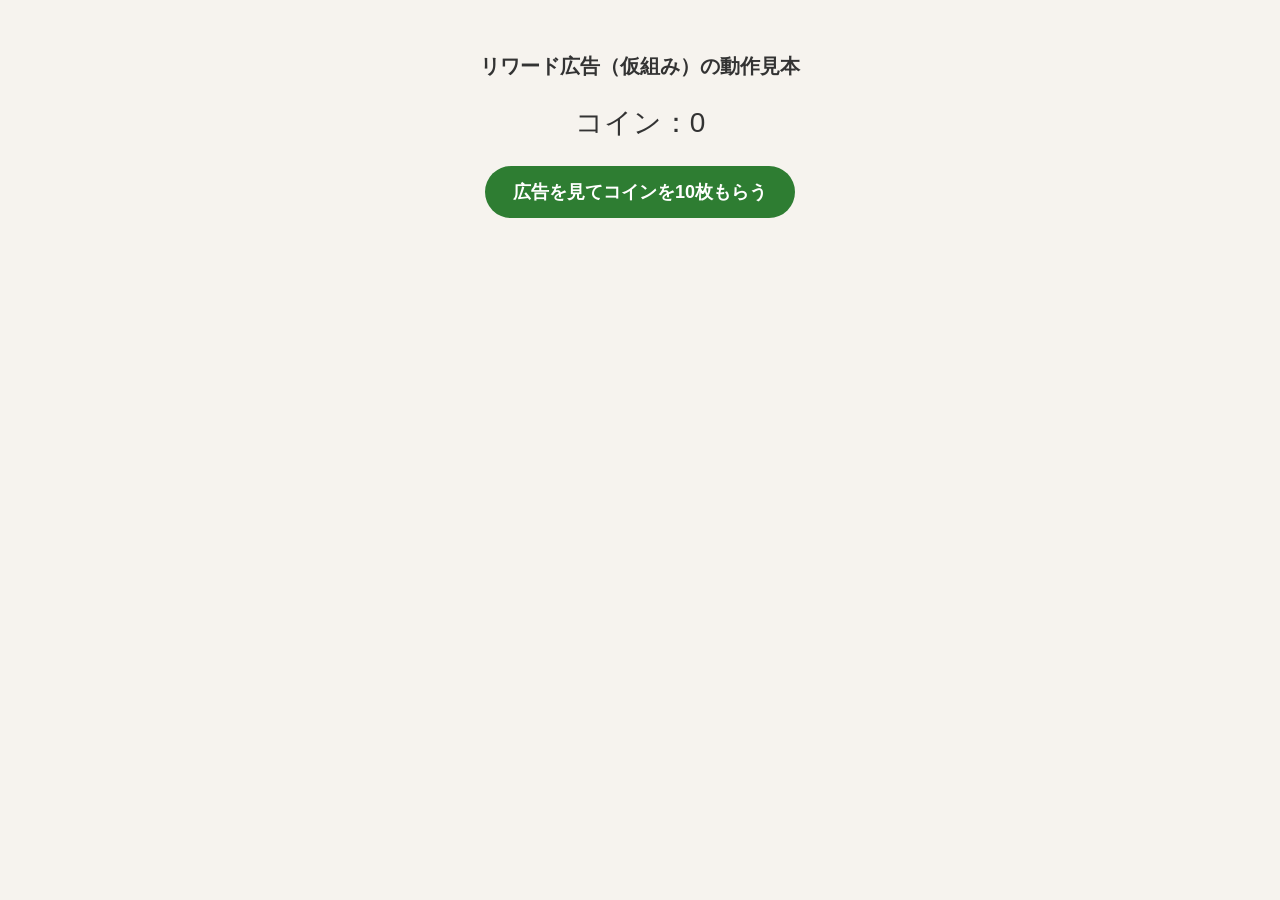
<file: templates/reward-ad/demo.html>
<!doctype html>
<html lang="ja">
<head>
<meta charset="utf-8">
<meta name="viewport" content="width=device-width, initial-scale=1, viewport-fit=cover">
<title>リワード広告（仮組み）の動作見本</title>
<style>
  body { margin: 0; font-family: sans-serif; background: #f6f3ee; color: #333; text-align: center; padding: 40px 16px; }
  button { font-size: 18px; padding: 14px 28px; border-radius: 999px; border: 0; background: #2e7d32; color: #fff; font-weight: bold; }
  #coins { font-size: 28px; margin: 24px 0; }
  #log { font-size: 14px; color: #666; }
</style>
</head>
<body>
<h1 style="font-size:20px">リワード広告（仮組み）の動作見本</h1>
<p id="coins">コイン：<span id="n">0</span></p>
<button id="watch" type="button">広告を見てコインを10枚もらう</button>
<p id="log"></p>
<script src="reward_ad.js"></script>
<script>
  // 見本ページでは、画像が同じフォルダにあるので場所を変える
  RewardAd.config.imageSrc = "house_ad.jpg";
  var coins = 0;
  document.getElementById("watch").addEventListener("click", function () {
    RewardAd.show({
      onReward: function () { coins += 10; document.getElementById("n").textContent = coins; },
      onClose: function (rewarded) {
        document.getElementById("log").textContent = rewarded ? "報酬をもらいました" : "途中で閉じたので、報酬はありません";
      }
    });
  });
</script>
</body>
</html>
</file>
<file: www/style.css>
/* ブロッコリー・サバイバー 見た目（スタイル） */
*{box-sizing:border-box;-webkit-tap-highlight-color:transparent;user-select:none;-webkit-user-select:none;-webkit-touch-callout:none}
html,body{margin:0;height:100%;overflow:hidden;background:#1b2a17;color:#fff;touch-action:none;overscroll-behavior:none;
 font-family:"Hiragino Maru Gothic ProN","Hiragino Sans","Noto Sans JP","Yu Gothic",system-ui,sans-serif}
canvas#c{display:block;position:fixed;inset:0;touch-action:none}
.ov{position:fixed;inset:0;display:none;flex-direction:column;align-items:center;justify-content:flex-start;
 padding:calc(env(safe-area-inset-top) + 16px) 14px calc(env(safe-area-inset-bottom) + 16px);
 background:rgba(14,24,11,.84);overflow-y:auto;z-index:10;touch-action:pan-y}
.ov.show{display:flex}
.in{margin:auto;width:100%;max-width:440px;text-align:center}
h1{font-size:32px;line-height:1.15;margin:4px 0 2px;color:#b8f07a;text-shadow:0 3px 0 #2c5a18,0 0 18px rgba(150,230,90,.35);letter-spacing:1px}
h2{font-size:28px;margin:6px 0 12px;color:#ffe066;text-shadow:0 3px 0 #6b4a00}
.sub{color:#cfe8b6;font-size:14px;margin-bottom:12px}
.btn{display:inline-block;background:#7ccf4a;color:#14300c;border:none;border-radius:16px;padding:14px 24px;font-size:19px;font-weight:800;
 box-shadow:0 5px 0 #3f7a22;margin:7px 4px;min-width:210px;font-family:inherit;cursor:pointer}
.btn:active{transform:translateY(3px);box-shadow:0 2px 0 #3f7a22}
.btn.alt{background:#efe8cc;color:#3b3420;box-shadow:0 5px 0 #a39b78}
.btn.small{min-width:0;padding:10px 16px;font-size:16px}
.pill{display:inline-block;background:rgba(0,0,0,.35);border:2px solid rgba(255,255,255,.15);border-radius:99px;padding:6px 14px;font-weight:800;margin:4px}
#chars{display:flex;flex-direction:column;gap:8px;margin:10px 0}
.ch{display:flex;align-items:center;gap:10px;text-align:left;background:rgba(255,255,255,.07);border:3px solid rgba(255,255,255,.12);
 border-radius:16px;padding:6px 10px;color:#fff;font-family:inherit;cursor:pointer}
.ch.sel{border-color:#9be35f;background:rgba(124,207,74,.2)}
.ch.lock canvas{filter:grayscale(1) brightness(.55)}
.ch canvas{flex:0 0 auto}
.cht b{font-size:17px;display:block}
.cht small{font-size:12.5px;color:#d6e6c8;display:block;line-height:1.35}
.cost{display:inline-block;margin-top:3px;font-size:13px;font-weight:800;color:#ffe066}
.shake{animation:sh .35s}
@keyframes sh{20%{transform:translateX(-6px)}40%{transform:translateX(6px)}60%{transform:translateX(-4px)}80%{transform:translateX(4px)}}
#choices{display:flex;flex-direction:column;gap:10px;margin:8px 0}
.card{display:flex;align-items:center;gap:12px;text-align:left;background:linear-gradient(#fff9e6,#f1e6c2);color:#2c2510;border:none;border-radius:18px;
 padding:12px 14px;box-shadow:0 5px 0 #b3a274;font-family:inherit;cursor:pointer;animation:pop .25s ease-out both}
.card:active{transform:translateY(3px);box-shadow:0 2px 0 #b3a274}
.card .ic{font-size:34px;width:46px;text-align:center;flex:0 0 auto}
.card .nm{font-weight:800;font-size:17px}
.card .lv{font-size:13px;background:#2f8a37;color:#fff;border-radius:8px;padding:1px 7px;margin-left:4px;vertical-align:2px}
.card .lv.new{background:#e2533a}
.card .ds{font-size:13.5px;color:#5a4e2c;margin-top:2px}
@keyframes pop{from{transform:scale(.85);opacity:0}to{transform:scale(1);opacity:1}}
.shop{display:flex;align-items:center;gap:10px;background:rgba(255,255,255,.07);border-radius:14px;padding:10px 12px;margin:8px 0;text-align:left}
.shop .ic{font-size:28px}
.shop .t{flex:1}
.shop .t b{display:block;font-size:16px}
.shop .t small{color:#d6e6c8;font-size:12.5px}
.dots{letter-spacing:2px;color:#9be35f;font-size:12px}
.stats{background:rgba(0,0,0,.3);border-radius:16px;padding:12px;margin:10px 0 14px;font-size:16px;line-height:1.9}
.stats b{color:#ffe066}
.howto{font-size:12.5px;color:#bcd4a8;margin-top:14px;line-height:1.6}
#pbtn{position:fixed;top:calc(env(safe-area-inset-top) + 16px);right:10px;width:44px;height:44px;border-radius:12px;background:rgba(0,0,0,.35);
 border:2px solid rgba(255,255,255,.3);color:#fff;font-size:18px;display:none;z-index:5;font-family:inherit}
</file>
